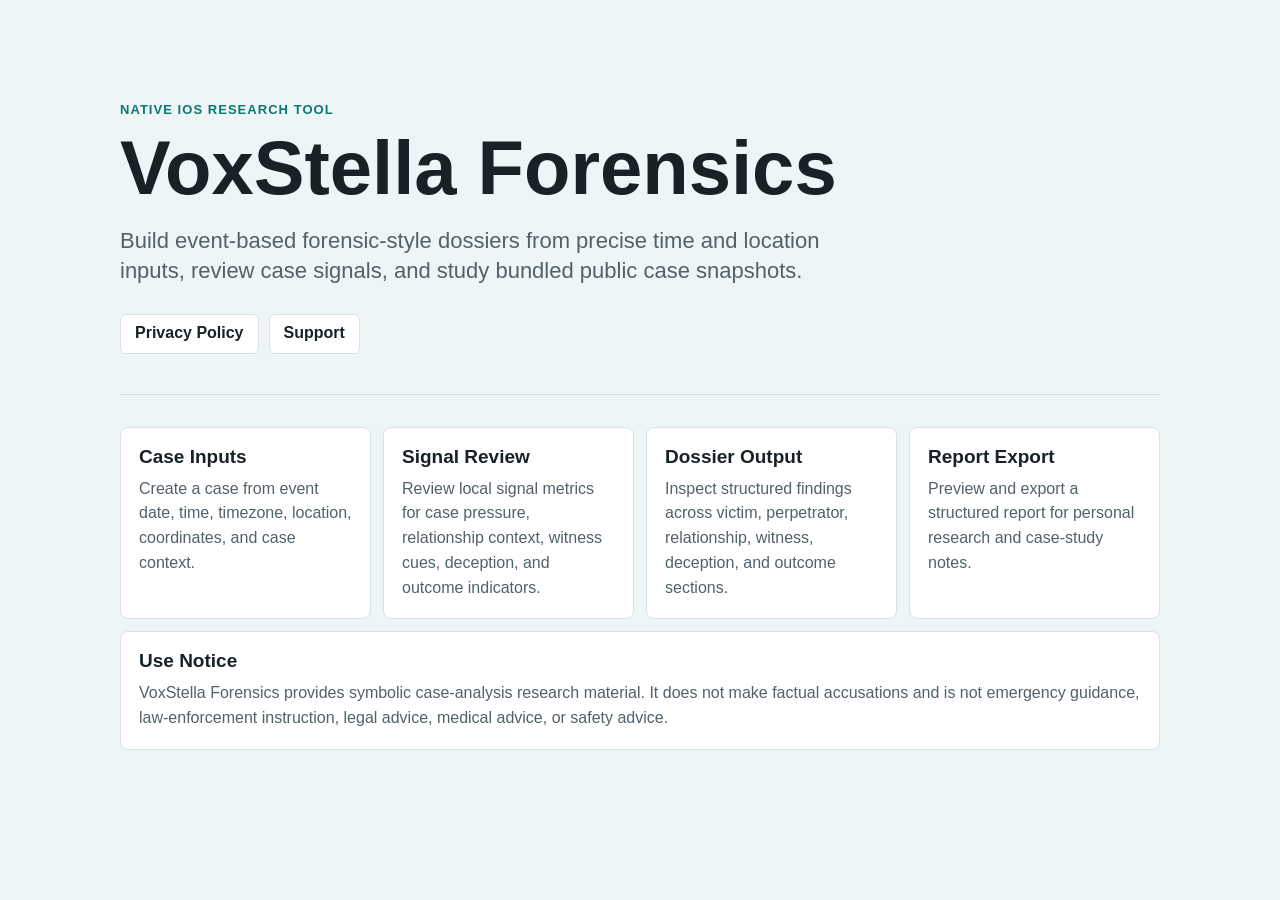
<file: index.html>
<!doctype html>
<html lang="en">
<head>
  <meta charset="utf-8">
  <meta name="viewport" content="width=device-width, initial-scale=1">
  <title>VoxStella Forensics</title>
  <meta name="description" content="VoxStella Forensics is a native iOS research tool for building event-based forensic-style dossiers from precise time and location inputs, reviewing case signals, and studying bundled public case snapshots.">
  <meta property="og:title" content="VoxStella Forensics">
  <meta property="og:description" content="A native iOS research tool for building event-based forensic-style dossiers from precise time and location inputs.">
  <meta property="og:type" content="website">
  <link rel="stylesheet" href="./styles.css">
</head>
<body>
  <main class="page">
    <section class="hero">
      <p class="eyebrow">Native iOS research tool</p>
      <h1>VoxStella Forensics</h1>
      <p class="lede">Build event-based forensic-style dossiers from precise time and location inputs, review case signals, and study bundled public case snapshots.</p>
      <div class="actions">
        <a href="./privacy.html">Privacy Policy</a>
        <a href="./support.html">Support</a>
      </div>
    </section>

    <section class="grid" aria-label="Product workflow">
      <article>
        <h2>Case Inputs</h2>
        <p>Create a case from event date, time, timezone, location, coordinates, and case context.</p>
      </article>
      <article>
        <h2>Signal Review</h2>
        <p>Review local signal metrics for case pressure, relationship context, witness cues, deception, and outcome indicators.</p>
      </article>
      <article>
        <h2>Dossier Output</h2>
        <p>Inspect structured findings across victim, perpetrator, relationship, witness, deception, and outcome sections.</p>
      </article>
      <article>
        <h2>Report Export</h2>
        <p>Preview and export a structured report for personal research and case-study notes.</p>
      </article>
    </section>

    <section class="notice">
      <h2>Use Notice</h2>
      <p>VoxStella Forensics provides symbolic case-analysis research material. It does not make factual accusations and is not emergency guidance, law-enforcement instruction, legal advice, medical advice, or safety advice.</p>
    </section>
  </main>
</body>
</html>
</file>
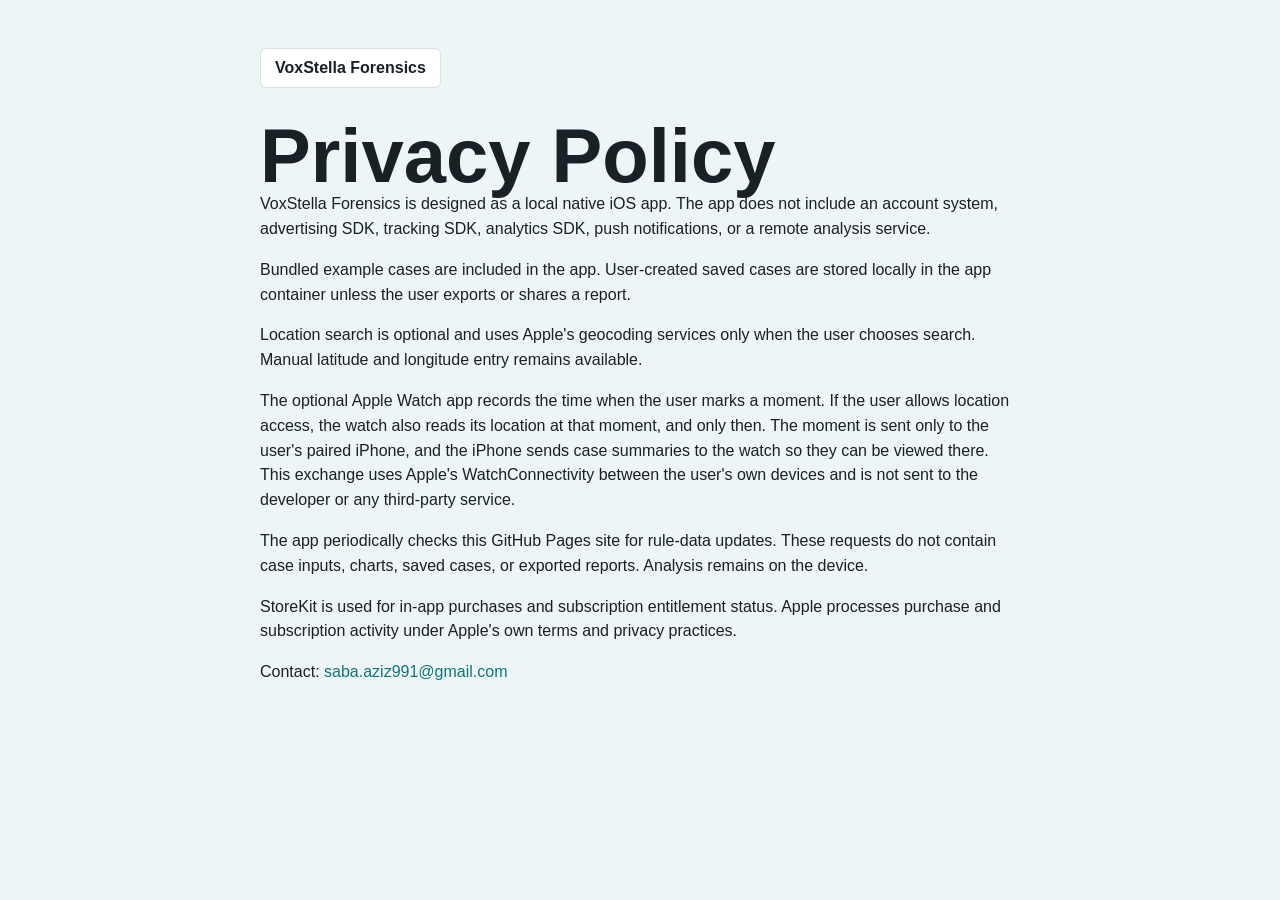
<file: privacy.html>
<!doctype html>
<html lang="en">
<head>
  <meta charset="utf-8">
  <meta name="viewport" content="width=device-width, initial-scale=1">
  <title>Privacy Policy | VoxStella Forensics</title>
  <meta name="description" content="Privacy policy for VoxStella Forensics.">
  <link rel="stylesheet" href="./styles.css">
</head>
<body>
  <main class="page narrow">
    <a class="back" href="./index.html">VoxStella Forensics</a>
    <h1>Privacy Policy</h1>
    <p>VoxStella Forensics is designed as a local native iOS app. The app does not include an account system, advertising SDK, tracking SDK, analytics SDK, push notifications, or a remote analysis service.</p>
    <p>Bundled example cases are included in the app. User-created saved cases are stored locally in the app container unless the user exports or shares a report.</p>
    <p>Location search is optional and uses Apple's geocoding services only when the user chooses search. Manual latitude and longitude entry remains available.</p>
    <p>The optional Apple Watch app records the time when the user marks a moment. If the user allows location access, the watch also reads its location at that moment, and only then. The moment is sent only to the user's paired iPhone, and the iPhone sends case summaries to the watch so they can be viewed there. This exchange uses Apple's WatchConnectivity between the user's own devices and is not sent to the developer or any third-party service.</p>
    <p>The app periodically checks this GitHub Pages site for rule-data updates. These requests do not contain case inputs, charts, saved cases, or exported reports. Analysis remains on the device.</p>
    <p>StoreKit is used for in-app purchases and subscription entitlement status. Apple processes purchase and subscription activity under Apple's own terms and privacy practices.</p>
    <p>Contact: <a href="mailto:saba.aziz991@gmail.com">saba.aziz991@gmail.com</a></p>
  </main>
</body>
</html>
</file>
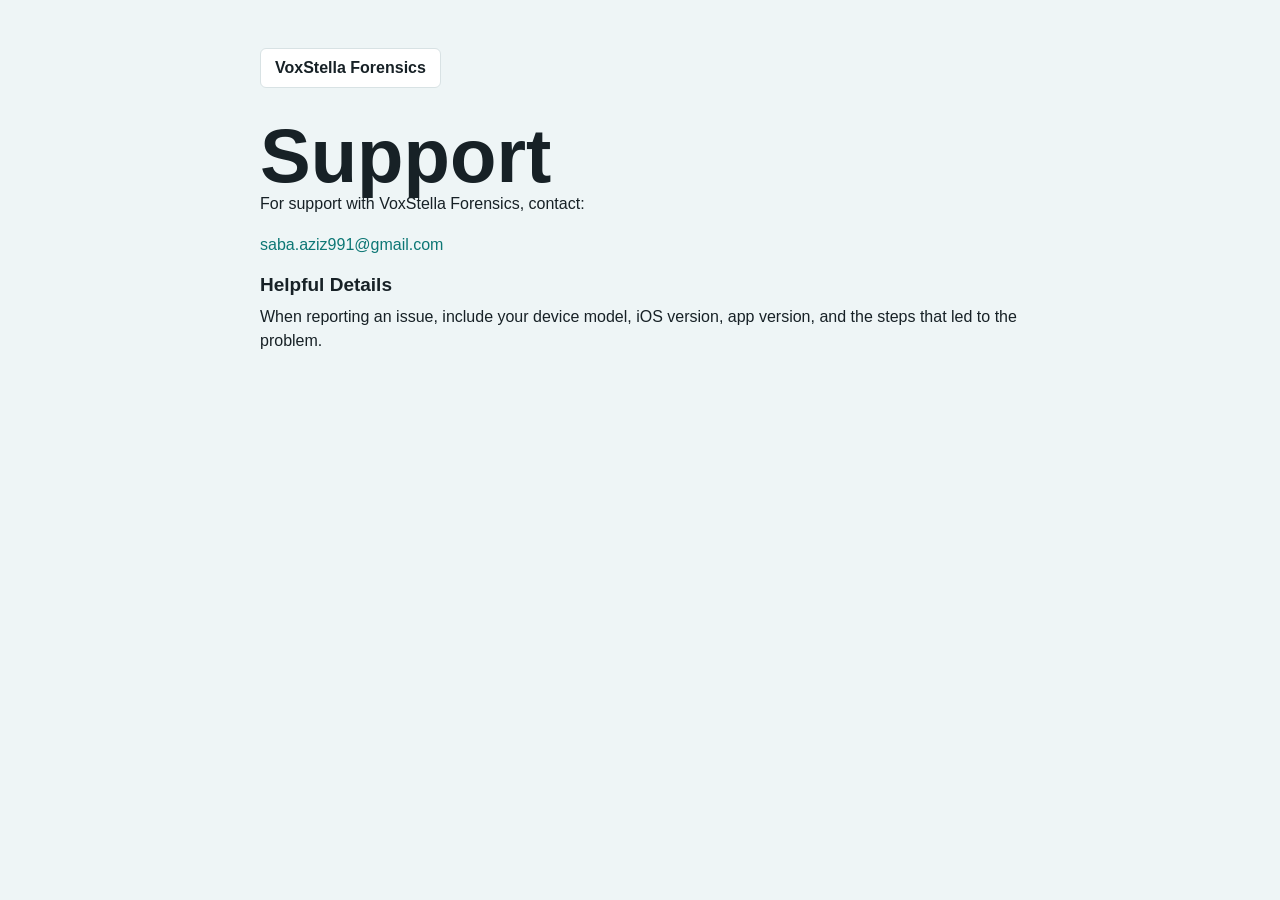
<file: support.html>
<!doctype html>
<html lang="en">
<head>
  <meta charset="utf-8">
  <meta name="viewport" content="width=device-width, initial-scale=1">
  <title>Support | VoxStella Forensics</title>
  <meta name="description" content="Support information for VoxStella Forensics.">
  <link rel="stylesheet" href="./styles.css">
</head>
<body>
  <main class="page narrow">
    <a class="back" href="./index.html">VoxStella Forensics</a>
    <h1>Support</h1>
    <p>For support with VoxStella Forensics, contact:</p>
    <p><a href="mailto:saba.aziz991@gmail.com">saba.aziz991@gmail.com</a></p>
    <h2>Helpful Details</h2>
    <p>When reporting an issue, include your device model, iOS version, app version, and the steps that led to the problem.</p>
  </main>
</body>
</html>
</file>
<file: styles.css>
:root {
  color-scheme: light;
  --ink: #172126;
  --muted: #536168;
  --line: #d8e2e4;
  --panel: #ffffff;
  --wash: #eef5f6;
  --accent: #0d7775;
}

* {
  box-sizing: border-box;
}

body {
  margin: 0;
  color: var(--ink);
  background: var(--wash);
  font: 16px/1.55 -apple-system, BlinkMacSystemFont, "Segoe UI", sans-serif;
}

a {
  color: var(--accent);
  text-decoration: none;
}

a:hover {
  text-decoration: underline;
}

.page {
  width: min(1040px, calc(100% - 40px));
  margin: 0 auto;
  padding: 48px 0;
}

.page.narrow {
  width: min(760px, calc(100% - 40px));
}

.hero {
  padding: 52px 0 40px;
  border-bottom: 1px solid var(--line);
}

.eyebrow {
  margin: 0 0 12px;
  color: var(--accent);
  font-size: 13px;
  font-weight: 700;
  letter-spacing: 0.08em;
  text-transform: uppercase;
}

h1 {
  margin: 0;
  font-size: clamp(40px, 8vw, 76px);
  line-height: 0.95;
  letter-spacing: 0;
}

h2 {
  margin: 0 0 8px;
  font-size: 19px;
  line-height: 1.2;
  letter-spacing: 0;
}

p {
  margin: 0 0 16px;
}

.lede {
  max-width: 760px;
  margin-top: 22px;
  color: var(--muted);
  font-size: 22px;
  line-height: 1.35;
}

.actions {
  display: flex;
  flex-wrap: wrap;
  gap: 10px;
  margin-top: 28px;
}

.actions a,
.back {
  display: inline-flex;
  align-items: center;
  min-height: 40px;
  padding: 0 14px;
  border: 1px solid var(--line);
  border-radius: 6px;
  background: var(--panel);
  color: var(--ink);
  font-weight: 650;
}

.grid {
  display: grid;
  grid-template-columns: repeat(4, minmax(0, 1fr));
  gap: 12px;
  margin-top: 32px;
}

article,
.notice {
  border: 1px solid var(--line);
  border-radius: 8px;
  background: var(--panel);
  padding: 18px;
}

article p,
.notice p {
  margin: 0;
  color: var(--muted);
}

.notice {
  margin-top: 12px;
}

.back {
  margin-bottom: 32px;
}

@media (max-width: 760px) {
  .page {
    width: min(100% - 28px, 1040px);
    padding: 28px 0;
  }

  .hero {
    padding-top: 28px;
  }

  .grid {
    grid-template-columns: 1fr;
  }

  .lede {
    font-size: 19px;
  }
}
</file>
